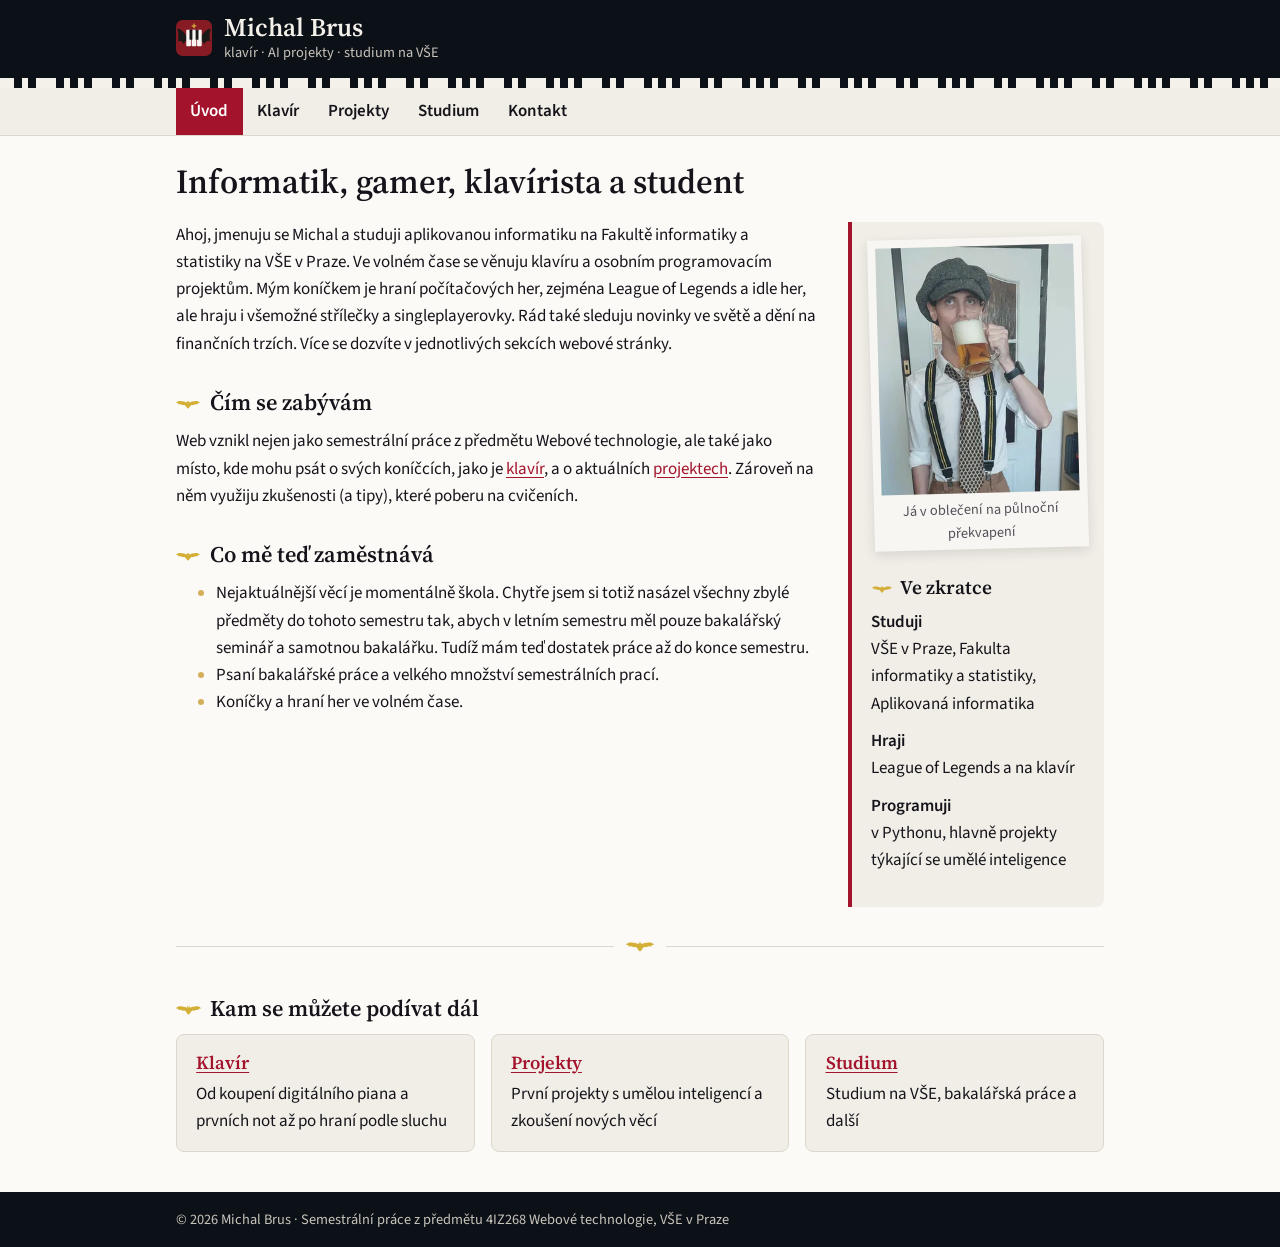
<file: index.html>
<!DOCTYPE html>
<html lang="cs">
<head>
    <!-- meta informace -->
    <meta charset="utf-8">
    <meta name="viewport" content="width=device-width, initial-scale=1">
    <title>Úvod – Michal Brus</title>
    <meta name="description" content="Osobní web Michala 'Mišíka' Bruse. Student VŠE, klavírista a autor AI projektů.">
    <meta name="author" content="Michal Brus">
    <link rel="canonical" href="https://misiksisik.github.io/osobni-web/">
    <meta name="theme-color" content="#1d1b19">

    <!-- OpenGraph -->
    <meta property="og:title" content="Úvod – Michal Brus">
    <meta property="og:description" content="Osobní web Michala 'Mišíka' Bruse. Student VŠE, klavírista a autor AI projektů.">
    <meta property="og:type" content="website">
    <meta property="og:locale" content="cs_CZ">
    <meta property="og:url" content="https://misiksisik.github.io/osobni-web/">
    <meta property="og:image" content="https://misiksisik.github.io/osobni-web/img/portret-600.jpg">

    <!-- favicon -->
    <link rel="icon" href="img/favicon.ico" sizes="any">
    <link rel="icon" href="img/favicon.svg" type="image/svg+xml">
    <link rel="apple-touch-icon" href="img/apple-touch-icon.png">

    <!-- písma z Google Fonts -->
    <link rel="preconnect" href="https://fonts.googleapis.com">
    <link rel="preconnect" href="https://fonts.gstatic.com" crossorigin>
    <link rel="stylesheet" href="https://fonts.googleapis.com/css2?family=Source+Serif+4:opsz,wght@8..60,600&amp;family=Source+Sans+3:ital,wght@0,400;0,600;1,400&amp;display=swap">

    <!-- externí styly zvlášť pro obrazovku a pro tisk -->
    <link rel="stylesheet" href="css/style.css" media="screen">
    <link rel="stylesheet" href="css/print.css" media="print">
</head>
<body>
    <a class="preskocit" href="#obsah">Přeskočit na obsah</a>

    <!-- sémantické značky HTML5 -->
    <header class="hlavicka">
        <div class="obal">
            <a class="logo" href="./">
                <svg class="logo-ikona" width="36" height="36" viewBox="0 0 100 100" aria-hidden="true" focusable="false">
                    <rect width="100" height="100" rx="18" fill="#861b24"/>
                    <path id="kridlo" fill="#1b1a19" d="M 30 46 C 23 33, 13 24, 3 24 C 7 34, 8 48, 5 60 Q 14 53, 21.5 66.5 Q 24 58, 30 58 Z"/>
                    <use href="#kridlo" transform="translate(100 0) scale(-1 1)"/>
                    <rect x="28.5" y="27" width="13" height="46" rx="2" fill="#f8f6f2"/>
                    <rect x="43.5" y="27" width="13" height="46" rx="2" fill="#f8f6f2"/>
                    <rect x="58.5" y="27" width="13" height="46" rx="2" fill="#f8f6f2"/>
                    <rect x="37.5" y="27" width="8" height="28" rx="1.5" fill="#1b1a19"/>
                    <rect x="54.5" y="27" width="8" height="28" rx="1.5" fill="#1b1a19"/>
                    <rect x="48.3" y="10" width="3.4" height="13" fill="#d4af37"/>
                    <rect x="43.5" y="15" width="13" height="3.4" fill="#d4af37"/>
                </svg>
                <span class="logo-text">
                    <span class="logo-nazev">Michal Brus</span>
                    <span class="oddelovac"> – </span>
                    <span class="logo-podtitul">klavír · AI projekty · studium na VŠE</span>
                </span>
            </a>
        </div>
    </header>

    <nav class="menu" aria-label="Hlavní navigace">
        <div class="obal">
            <ul>
                <li><a href="./" class="active" aria-current="page">Úvod</a></li>
                <li><a href="klavir.html">Klavír</a></li>
                <li><a href="projekty.html">Projekty</a></li>
                <li><a href="studium.html">Studium</a></li>
                <li><a href="kontakt.html">Kontakt</a></li>
            </ul>
        </div>
    </nav>

    <main id="obsah" class="obal">
        <h1>Informatik, gamer, klavírista a student</h1>

        <div class="sloupce">
            <article>
                <p>Ahoj, jmenuju se Michal a studuji aplikovanou informatiku na Fakultě informatiky a statistiky na VŠE v Praze. Ve volném čase se věnuju klavíru a osobním programovacím projektům. Mým koníčkem je hraní počítačových her, zejména League of Legends a idle her, ale hraju i všemožné střílečky a singleplayerovky. Rád také sleduju novinky ve světě a dění na finančních trzích. Více se dozvíte v jednotlivých sekcích webové stránky.</p>

                <h2>Čím se zabývám</h2>
                <p>Web vznikl nejen jako semestrální práce z předmětu Webové technologie, ale také jako místo, kde mohu psát o svých koníčcích, jako je <a href="klavir.html">klavír</a>, a o aktuálních <a href="projekty.html">projektech</a>. Zároveň na něm využiju zkušenosti (a tipy), které poberu na cvičeních.</p>

                <h2>Co mě teď zaměstnává</h2>
                <ul>
                    <li>Nejaktuálnější věcí je momentálně škola. Chytře jsem si totiž nasázel všechny zbylé předměty do tohoto semestru tak, abych v letním semestru měl pouze bakalářský seminář a samotnou bakalářku. Tudíž mám teď dostatek práce až do konce semestru.</li>
                    <li>Psaní bakalářské práce a velkého množství semestrálních prací.</li>
                    <li>Koníčky a hraní her ve volném čase.</li>
                </ul>
            </article>

            <aside>
                <!-- srcset a WebP na responzivní obrázky -->
                <figure class="portret">
                    <picture>
                        <source type="image/webp" srcset="img/portret-300.webp 300w, img/portret-600.webp 600w" sizes="(max-width: 44rem) 100vw, 16rem">
                        <img src="img/portret-300.jpg" srcset="img/portret-300.jpg 300w, img/portret-600.jpg 600w" sizes="(max-width: 44rem) 100vw, 16rem" width="300" height="375" alt="Michal Brus (Já) v bekovce s půllitrem piva">
                    </picture>
                    <figcaption>Já v oblečení na půlnoční překvapení</figcaption>
                </figure>

                <h2>Ve zkratce</h2>
                <dl class="fakta">
                    <dt>Studuji</dt>
                    <dd>VŠE v Praze, Fakulta informatiky a statistiky, Aplikovaná informatika</dd>
                    <dt>Hraji</dt>
                    <dd>League of Legends a na klavír</dd>
                    <dt>Programuji</dt>
                    <dd>v Pythonu, hlavně projekty týkající se umělé inteligence</dd>
                </dl>
            </aside>
        </div>

        <section class="rozcestnik" aria-labelledby="kam-dal">
            <h2 id="kam-dal">Kam se můžete podívat dál</h2>
            <ul class="karty">
                <li class="karta">
                    <h3><a href="klavir.html">Klavír</a></h3>
                    <p>Od koupení digitálního piana a prvních not až po hraní podle sluchu</p>
                </li>
                <li class="karta">
                    <h3><a href="projekty.html">Projekty</a></h3>
                    <p>První projekty s umělou inteligencí a zkoušení nových věcí</p>
                </li>
                <li class="karta">
                    <h3><a href="studium.html">Studium</a></h3>
                    <p>Studium na VŠE, bakalářská práce a další</p>
                </li>
            </ul>
        </section>
    </main>

    <footer class="paticka">
        <div class="obal">
            <p>&copy; 2026 Michal Brus · Semestrální práce z předmětu 4IZ268 Webové technologie, VŠE v Praze</p>
        </div>
    </footer>
</body>
</html>
</file>
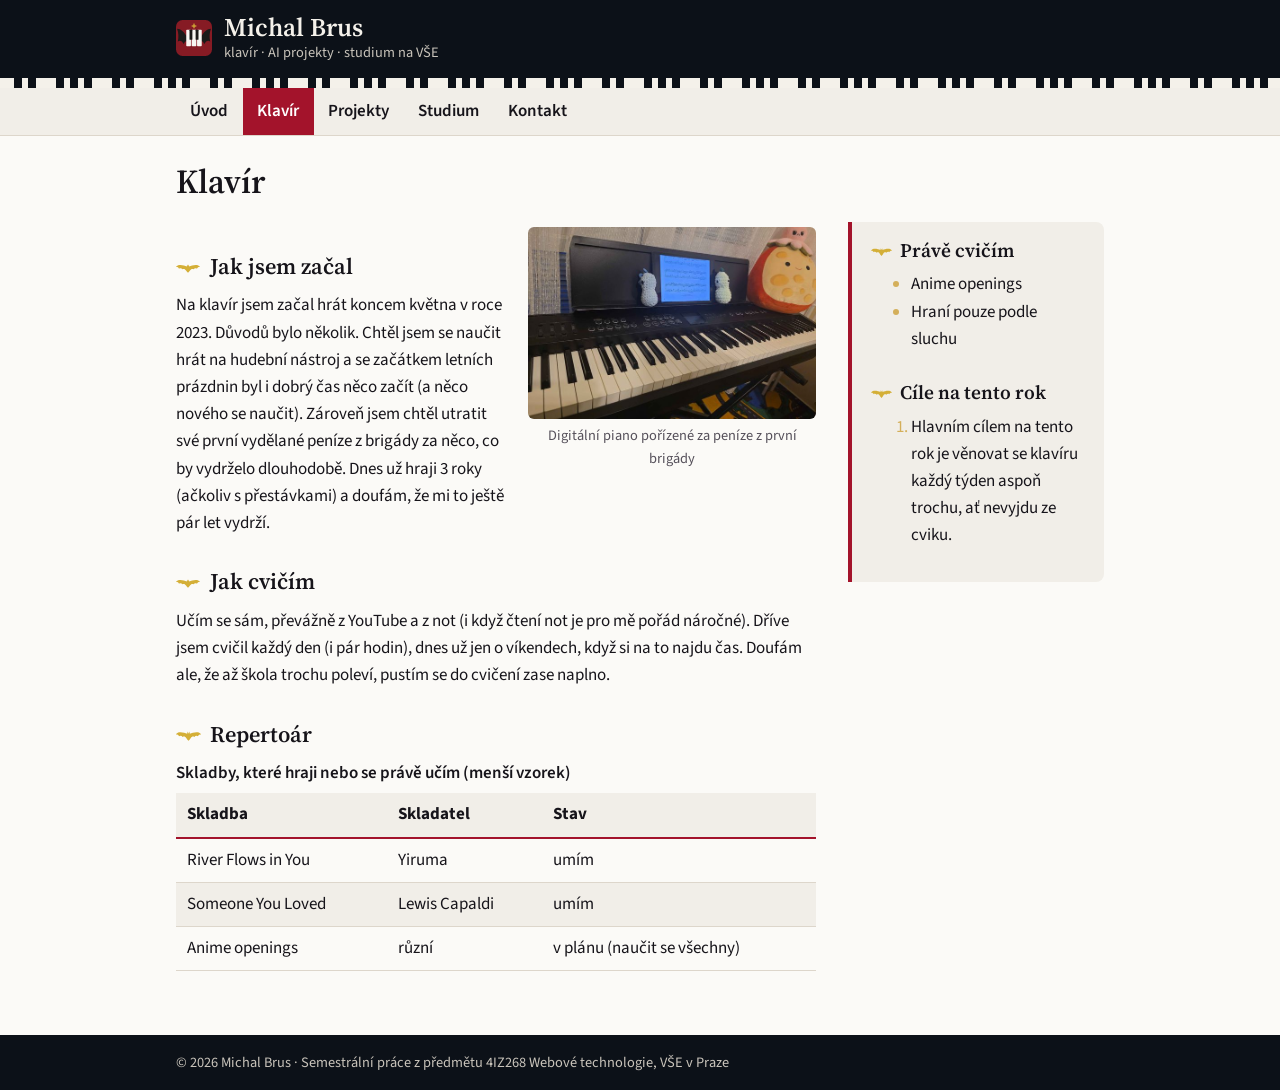
<file: klavir.html>
<!DOCTYPE html>
<html lang="cs">
<head>
    <!-- meta informace -->
    <meta charset="utf-8">
    <meta name="viewport" content="width=device-width, initial-scale=1">
    <title>Klavír – Michal Brus</title>
    <meta name="description" content="Jak hraji na klavír, co cvičím a jaký mám repertoár.">
    <meta name="author" content="Michal Brus">
    <link rel="canonical" href="https://misiksisik.github.io/osobni-web/klavir.html">
    <meta name="theme-color" content="#1d1b19">

    <!-- OpenGraph -->
    <meta property="og:title" content="Klavír – Michal Brus">
    <meta property="og:description" content="Jak hraji na klavír, co cvičím a jaký mám repertoár.">
    <meta property="og:type" content="website">
    <meta property="og:locale" content="cs_CZ">
    <meta property="og:url" content="https://misiksisik.github.io/osobni-web/klavir.html">
    <meta property="og:image" content="https://misiksisik.github.io/osobni-web/img/portret-600.jpg">

    <!-- favicon -->
    <link rel="icon" href="img/favicon.ico" sizes="any">
    <link rel="icon" href="img/favicon.svg" type="image/svg+xml">
    <link rel="apple-touch-icon" href="img/apple-touch-icon.png">

    <!-- písma z Google Fonts -->
    <link rel="preconnect" href="https://fonts.googleapis.com">
    <link rel="preconnect" href="https://fonts.gstatic.com" crossorigin>
    <link rel="stylesheet" href="https://fonts.googleapis.com/css2?family=Source+Serif+4:opsz,wght@8..60,600&amp;family=Source+Sans+3:ital,wght@0,400;0,600;1,400&amp;display=swap">

    <!-- externí styly pro obrazovku a pro tisk -->
    <link rel="stylesheet" href="css/style.css" media="screen">
    <link rel="stylesheet" href="css/print.css" media="print">
</head>
<body>
    <a class="preskocit" href="#obsah">Přeskočit na obsah</a>

    <!-- sémantické značky HTML5 -->
    <header class="hlavicka">
        <div class="obal">
            <a class="logo" href="./">
                <svg class="logo-ikona" width="36" height="36" viewBox="0 0 100 100" aria-hidden="true" focusable="false">
                    <rect width="100" height="100" rx="18" fill="#861b24"/>
                    <path id="kridlo" fill="#1b1a19" d="M 30 46 C 23 33, 13 24, 3 24 C 7 34, 8 48, 5 60 Q 14 53, 21.5 66.5 Q 24 58, 30 58 Z"/>
                    <use href="#kridlo" transform="translate(100 0) scale(-1 1)"/>
                    <rect x="28.5" y="27" width="13" height="46" rx="2" fill="#f8f6f2"/>
                    <rect x="43.5" y="27" width="13" height="46" rx="2" fill="#f8f6f2"/>
                    <rect x="58.5" y="27" width="13" height="46" rx="2" fill="#f8f6f2"/>
                    <rect x="37.5" y="27" width="8" height="28" rx="1.5" fill="#1b1a19"/>
                    <rect x="54.5" y="27" width="8" height="28" rx="1.5" fill="#1b1a19"/>
                    <rect x="48.3" y="10" width="3.4" height="13" fill="#d4af37"/>
                    <rect x="43.5" y="15" width="13" height="3.4" fill="#d4af37"/>
                </svg>
                <span class="logo-text">
                    <span class="logo-nazev">Michal Brus</span>
                    <span class="oddelovac"> – </span>
                    <span class="logo-podtitul">klavír · AI projekty · studium na VŠE</span>
                </span>
            </a>
        </div>
    </header>

    <nav class="menu" aria-label="Hlavní navigace">
        <div class="obal">
            <ul>
                <li><a href="./">Úvod</a></li>
                <li><a href="klavir.html" class="active" aria-current="page">Klavír</a></li>
                <li><a href="projekty.html">Projekty</a></li>
                <li><a href="studium.html">Studium</a></li>
                <li><a href="kontakt.html">Kontakt</a></li>
            </ul>
        </div>
    </nav>

    <main id="obsah" class="obal">
        <h1>Klavír</h1>

        <div class="sloupce">
            <article>
                <!--plovoucí obrázek  -->
                <figure class="vpravo">
                    <img src="img/klavir.jpg" width="640" height="427" alt="Digitální piano s notami">
                    <figcaption>Digitální piano pořízené za peníze z první brigády</figcaption>
                </figure>

                <h2>Jak jsem začal</h2>
                <p>Na klavír jsem začal hrát koncem května v roce 2023. Důvodů bylo několik. Chtěl jsem se naučit hrát na hudební nástroj a se začátkem letních prázdnin byl i dobrý čas něco začít (a něco nového se naučit). Zároveň jsem chtěl utratit své první vydělané peníze z brigády za něco, co by vydrželo dlouhodobě. Dnes už hraji 3 roky (ačkoliv s přestávkami) a doufám, že mi to ještě pár let vydrží.</p>

                <h2>Jak cvičím</h2>
                <p>Učím se sám, převážně z YouTube a z not (i když čtení not je pro mě pořád náročné). Dříve jsem cvičil každý den (i pár hodin), dnes už jen o víkendech, když si na to najdu čas. Doufám ale, že až škola trochu poleví, pustím se do cvičení zase naplno.</p>

                <h2>Repertoár</h2>
                <table class="repertoar">
                    <caption>Skladby, které hraji nebo se právě učím (menší vzorek)</caption>
                    <thead>
                        <tr>
                            <th scope="col">Skladba</th>
                            <th scope="col">Skladatel</th>
                            <th scope="col">Stav</th>
                        </tr>
                    </thead>
                    <tbody>
                        <tr>
                            <td>River Flows in You</td>
                            <td>Yiruma</td>
                            <td>umím</td>
                        </tr>
                        <tr>
                            <td>Someone You Loved</td>
                            <td>Lewis Capaldi</td>
                            <td>umím</td>
                        </tr>
                        <tr>
                            <td>Anime openings</td>
                            <td>různí</td>
                            <td>v plánu (naučit se všechny)</td>
                        </tr>
                    </tbody>
                </table>
            </article>

            <aside>
                <h2>Právě cvičím</h2>
                <ul>
                    <li>Anime openings</li>
                    <li>Hraní pouze podle sluchu</li>
                </ul>

                <h2>Cíle na tento rok</h2>
                <ol>
                    <li>Hlavním cílem na tento rok je věnovat se klavíru každý týden aspoň trochu, ať nevyjdu ze cviku.</li>
                </ol>
            </aside>
        </div>
    </main>

    <footer class="paticka">
        <div class="obal">
            <p>&copy; 2026 Michal Brus · Semestrální práce z předmětu 4IZ268 Webové technologie, VŠE v Praze</p>
        </div>
    </footer>
</body>
</html>
</file>
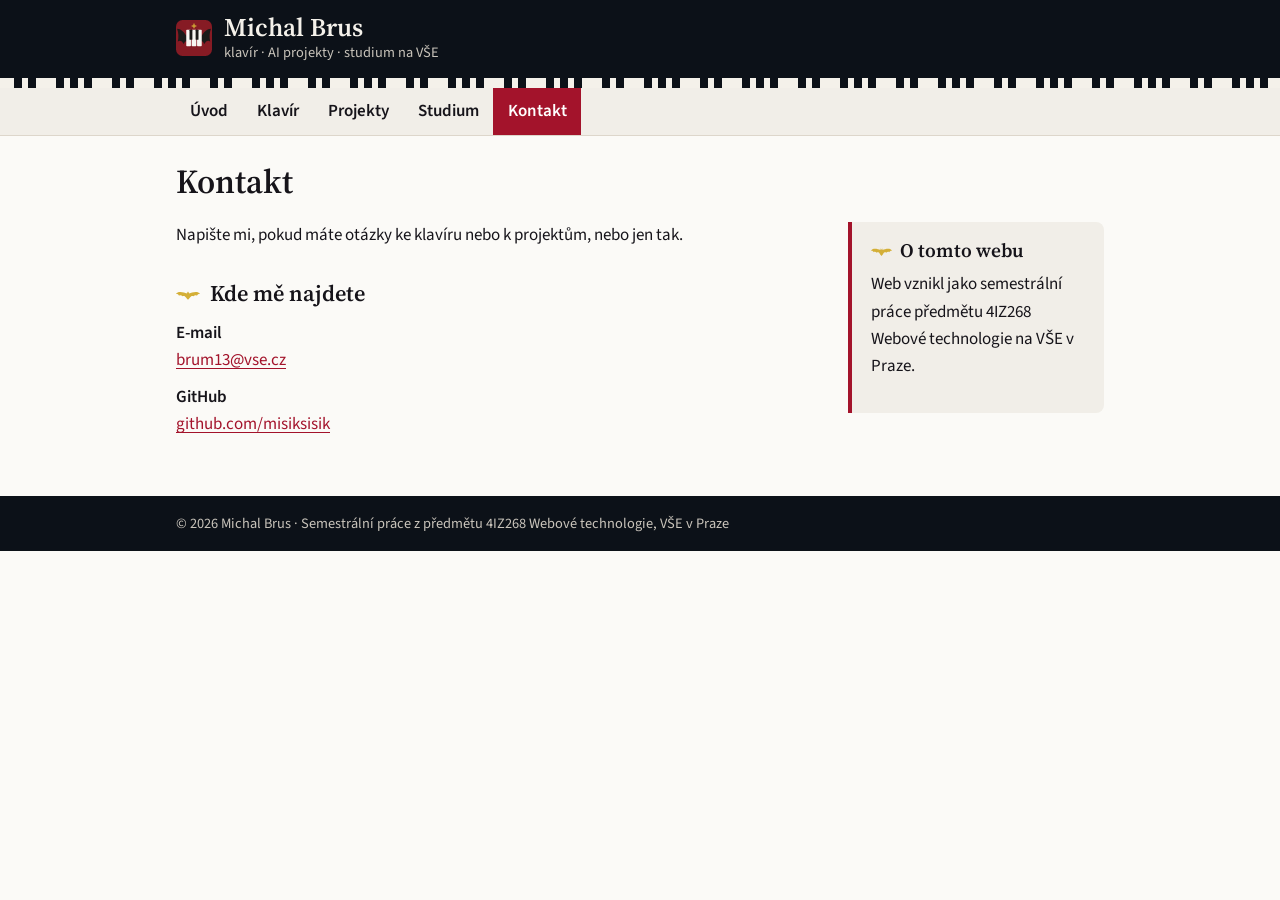
<file: kontakt.html>
<!DOCTYPE html>
<html lang="cs">
<head>
    <!-- meta informace -->
    <meta charset="utf-8">
    <meta name="viewport" content="width=device-width, initial-scale=1">
    <title>Kontakt – Michal Brus</title>
    <meta name="description" content="Jak mě kontaktovat, e-mail a GitHub.">
    <meta name="author" content="Michal Brus">
    <link rel="canonical" href="https://misiksisik.github.io/osobni-web/kontakt.html">
    <meta name="theme-color" content="#1d1b19">

    <!-- OpenGraph -->
    <meta property="og:title" content="Kontakt – Michal Brus">
    <meta property="og:description" content="Jak mě kontaktovat, e-mail a GitHub.">
    <meta property="og:type" content="website">
    <meta property="og:locale" content="cs_CZ">
    <meta property="og:url" content="https://misiksisik.github.io/osobni-web/kontakt.html">
    <meta property="og:image" content="https://misiksisik.github.io/osobni-web/img/portret-600.jpg">

    <!-- favicon -->
    <link rel="icon" href="img/favicon.ico" sizes="any">
    <link rel="icon" href="img/favicon.svg" type="image/svg+xml">
    <link rel="apple-touch-icon" href="img/apple-touch-icon.png">

    <!-- písma z Google Fonts -->
    <link rel="preconnect" href="https://fonts.googleapis.com">
    <link rel="preconnect" href="https://fonts.gstatic.com" crossorigin>
    <link rel="stylesheet" href="https://fonts.googleapis.com/css2?family=Source+Serif+4:opsz,wght@8..60,600&amp;family=Source+Sans+3:ital,wght@0,400;0,600;1,400&amp;display=swap">

    <!-- externí styly pro obrazovku a pro tisk -->
    <link rel="stylesheet" href="css/style.css" media="screen">
    <link rel="stylesheet" href="css/print.css" media="print">
</head>
<body>
    <a class="preskocit" href="#obsah">Přeskočit na obsah</a>

    <!-- sémantické značky HTML5  -->
    <header class="hlavicka">
        <div class="obal">
            <a class="logo" href="./">
                <svg class="logo-ikona" width="36" height="36" viewBox="0 0 100 100" aria-hidden="true" focusable="false">
                    <rect width="100" height="100" rx="18" fill="#861b24"/>
                    <path id="kridlo" fill="#1b1a19" d="M 30 46 C 23 33, 13 24, 3 24 C 7 34, 8 48, 5 60 Q 14 53, 21.5 66.5 Q 24 58, 30 58 Z"/>
                    <use href="#kridlo" transform="translate(100 0) scale(-1 1)"/>
                    <rect x="28.5" y="27" width="13" height="46" rx="2" fill="#f8f6f2"/>
                    <rect x="43.5" y="27" width="13" height="46" rx="2" fill="#f8f6f2"/>
                    <rect x="58.5" y="27" width="13" height="46" rx="2" fill="#f8f6f2"/>
                    <rect x="37.5" y="27" width="8" height="28" rx="1.5" fill="#1b1a19"/>
                    <rect x="54.5" y="27" width="8" height="28" rx="1.5" fill="#1b1a19"/>
                    <rect x="48.3" y="10" width="3.4" height="13" fill="#d4af37"/>
                    <rect x="43.5" y="15" width="13" height="3.4" fill="#d4af37"/>
                </svg>
                <span class="logo-text">
                    <span class="logo-nazev">Michal Brus</span>
                    <span class="oddelovac"> – </span>
                    <span class="logo-podtitul">klavír · AI projekty · studium na VŠE</span>
                </span>
            </a>
        </div>
    </header>

    <nav class="menu" aria-label="Hlavní navigace">
        <div class="obal">
            <ul>
                <li><a href="./">Úvod</a></li>
                <li><a href="klavir.html">Klavír</a></li>
                <li><a href="projekty.html">Projekty</a></li>
                <li><a href="studium.html">Studium</a></li>
                <li><a href="kontakt.html" class="active" aria-current="page">Kontakt</a></li>
            </ul>
        </div>
    </nav>

    <main id="obsah" class="obal">
        <h1>Kontakt</h1>

        <div class="sloupce">
            <article>
                <p>Napište mi, pokud máte otázky ke klavíru nebo k projektům, nebo jen tak.</p>

                <h2>Kde mě najdete</h2>
                <address>
                    <dl class="fakta">
                        <dt>E-mail</dt>
                        <dd><a href="mailto:brum13@vse.cz">brum13@vse.cz</a></dd>
                        <dt>GitHub</dt>
                        <dd><a href="https://github.com/misiksisik">github.com/misiksisik</a></dd>
                    </dl>
                </address>
            </article>

            <aside>
                <h2>O tomto webu</h2>
                <p>Web vznikl jako semestrální práce předmětu 4IZ268 Webové technologie na VŠE v Praze.</p>
            </aside>
        </div>
    </main>

    <footer class="paticka">
        <div class="obal">
            <p>&copy; 2026 Michal Brus · Semestrální práce z předmětu 4IZ268 Webové technologie, VŠE v Praze</p>
        </div>
    </footer>
</body>
</html>
</file>
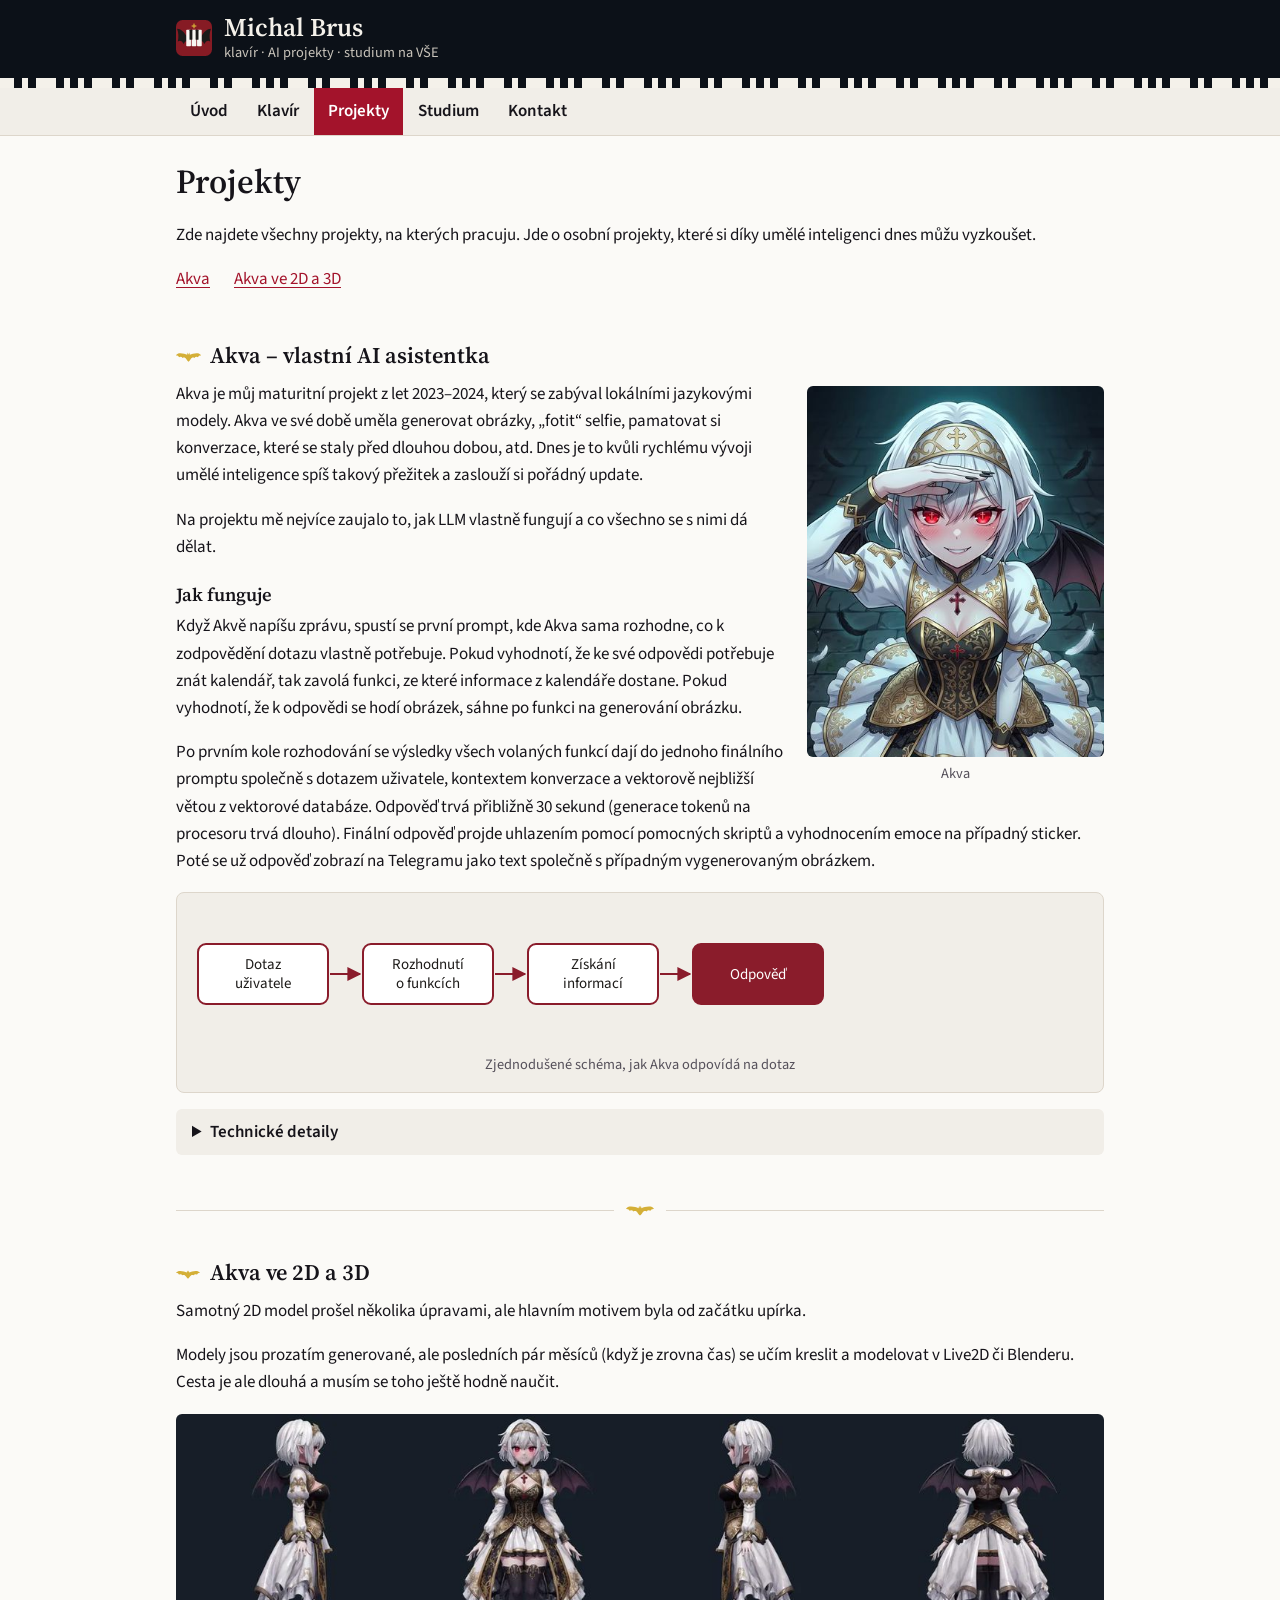
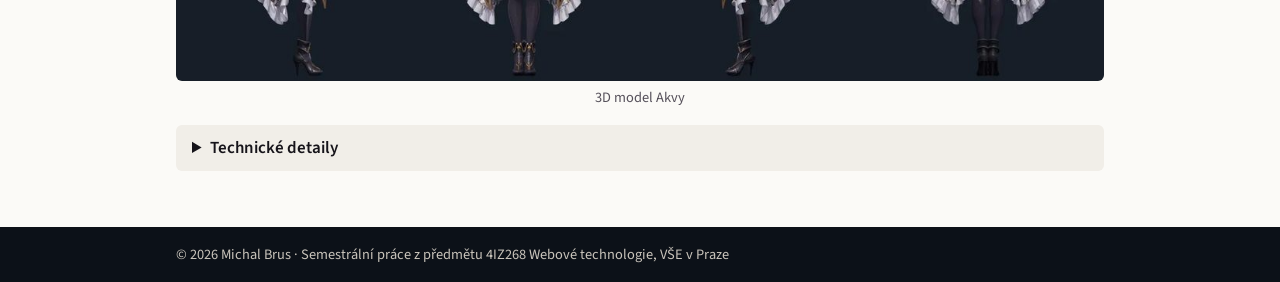
<file: projekty.html>
<!DOCTYPE html>
<html lang="cs">
<head>
    <!-- meta informace -->
    <meta charset="utf-8">
    <meta name="viewport" content="width=device-width, initial-scale=1">
    <title>Projekty – Michal Brus</title>
    <meta name="description" content="Moje projekty s umělou inteligencí, asistentka Akva a její 2D a 3D model.">
    <meta name="author" content="Michal Brus">
    <link rel="canonical" href="https://misiksisik.github.io/osobni-web/projekty.html">
    <meta name="theme-color" content="#1d1b19">

    <!-- OpenGraph -->
    <meta property="og:title" content="Projekty – Michal Brus">
    <meta property="og:description" content="Moje projekty s umělou inteligencí, asistentka Akva a její 2D a 3D model.">
    <meta property="og:type" content="website">
    <meta property="og:locale" content="cs_CZ">
    <meta property="og:url" content="https://misiksisik.github.io/osobni-web/projekty.html">
    <meta property="og:image" content="https://misiksisik.github.io/osobni-web/img/portret-600.jpg">

    <!-- favicon -->
    <link rel="icon" href="img/favicon.ico" sizes="any">
    <link rel="icon" href="img/favicon.svg" type="image/svg+xml">
    <link rel="apple-touch-icon" href="img/apple-touch-icon.png">

    <!-- písma z Google Fonts -->
    <link rel="preconnect" href="https://fonts.googleapis.com">
    <link rel="preconnect" href="https://fonts.gstatic.com" crossorigin>
    <link rel="stylesheet" href="https://fonts.googleapis.com/css2?family=Source+Serif+4:opsz,wght@8..60,600&amp;family=Source+Sans+3:ital,wght@0,400;0,600;1,400&amp;display=swap">

    <!-- externí styly pro obrazovku a pro tisk -->
    <link rel="stylesheet" href="css/style.css" media="screen">
    <link rel="stylesheet" href="css/print.css" media="print">
</head>
<body>
    <a class="preskocit" href="#obsah">Přeskočit na obsah</a>

    <!-- sémantické značky HTML5 -->
    <header class="hlavicka">
        <div class="obal">
            <a class="logo" href="./">
                <svg class="logo-ikona" width="36" height="36" viewBox="0 0 100 100" aria-hidden="true" focusable="false">
                    <rect width="100" height="100" rx="18" fill="#861b24"/>
                    <path id="kridlo" fill="#1b1a19" d="M 30 46 C 23 33, 13 24, 3 24 C 7 34, 8 48, 5 60 Q 14 53, 21.5 66.5 Q 24 58, 30 58 Z"/>
                    <use href="#kridlo" transform="translate(100 0) scale(-1 1)"/>
                    <rect x="28.5" y="27" width="13" height="46" rx="2" fill="#f8f6f2"/>
                    <rect x="43.5" y="27" width="13" height="46" rx="2" fill="#f8f6f2"/>
                    <rect x="58.5" y="27" width="13" height="46" rx="2" fill="#f8f6f2"/>
                    <rect x="37.5" y="27" width="8" height="28" rx="1.5" fill="#1b1a19"/>
                    <rect x="54.5" y="27" width="8" height="28" rx="1.5" fill="#1b1a19"/>
                    <rect x="48.3" y="10" width="3.4" height="13" fill="#d4af37"/>
                    <rect x="43.5" y="15" width="13" height="3.4" fill="#d4af37"/>
                </svg>
                <span class="logo-text">
                    <span class="logo-nazev">Michal Brus</span>
                    <span class="oddelovac"> – </span>
                    <span class="logo-podtitul">klavír · AI projekty · studium na VŠE</span>
                </span>
            </a>
        </div>
    </header>

    <nav class="menu" aria-label="Hlavní navigace">
        <div class="obal">
            <ul>
                <li><a href="./">Úvod</a></li>
                <li><a href="klavir.html">Klavír</a></li>
                <li><a href="projekty.html" class="active" aria-current="page">Projekty</a></li>
                <li><a href="studium.html">Studium</a></li>
                <li><a href="kontakt.html">Kontakt</a></li>
            </ul>
        </div>
    </nav>

    <main id="obsah" class="obal">
        <h1>Projekty</h1>
        <p>Zde najdete všechny projekty, na kterých pracuju. Jde o osobní projekty, které si díky umělé inteligenci dnes můžu vyzkoušet.</p>
        <nav class="na-strance" aria-label="Projekty na této stránce">
            <ul>
                <li><a href="#akva">Akva</a></li>
                <li><a href="#akva-avatar">Akva ve 2D a 3D</a></li>
            </ul>
        </nav>

        <article id="akva" class="projekt">
            <h2>Akva – vlastní AI asistentka</h2>
            <figure class="vpravo uzky">
                <img src="img/akva.jpg" width="400" height="500" alt="Akva, vymyšlená animovaná postava s bílými vlasy, červenýma očima a netopýřími křídly">
                <figcaption>Akva</figcaption>
            </figure>
            <p>Akva je můj maturitní projekt z let 2023–2024, který se zabýval lokálními jazykovými modely. Akva ve své době uměla generovat obrázky, „fotit“ selfie, pamatovat si konverzace, které se staly před dlouhou dobou, atd. Dnes je to kvůli rychlému vývoji umělé inteligence spíš takový přežitek a zaslouží si pořádný update.</p>
            <p>Na projektu mě nejvíce zaujalo to, jak LLM vlastně fungují a co všechno se s nimi dá dělat.</p>

            <h3>Jak funguje</h3>
            <p>Když Akvě napíšu zprávu, spustí se první prompt, kde Akva sama rozhodne, co k zodpovědění dotazu vlastně potřebuje. Pokud vyhodnotí, že ke své odpovědi potřebuje znát kalendář, tak zavolá funkci, ze které informace z kalendáře dostane. Pokud vyhodnotí, že k odpovědi se hodí obrázek, sáhne po funkci na generování obrázku.</p>
            <p>Po prvním kole rozhodování se výsledky všech volaných funkcí dají do jednoho finálního promptu společně s dotazem uživatele, kontextem konverzace a vektorově nejbližší větou z vektorové databáze. Odpověď trvá přibližně 30 sekund (generace tokenů na procesoru trvá dlouho). Finální odpověď projde uhlazením pomocí pomocných skriptů a vyhodnocením emoce na případný sticker. Poté se už odpověď zobrazí na Telegramu jako text společně s případným vygenerovaným obrázkem.</p>
                <figure class="diagram">
                    <svg width="640" height="130" viewBox="0 0 640 130" role="img" aria-labelledby="akva-schema-titulek">
                        <title id="akva-schema-titulek">Schéma: dotaz uživatele, rozhodnutí o potřebných funkcích, získání potřebných informací, odpověď</title>
                        <defs>
                            <marker id="sipka" viewBox="0 0 10 10" refX="9" refY="5" markerWidth="7" markerHeight="7" orient="auto">
                                <path d="M0,0 L10,5 L0,10 z" fill="#8a1c2b"/>
                            </marker>
                        </defs>
                        <g font-family="Source Sans 3, Segoe UI, Arial, sans-serif" font-size="15" text-anchor="middle" fill="#1d1b19">
                            <rect x="5" y="35" width="130" height="60" rx="8" fill="#ffffff" stroke="#8a1c2b" stroke-width="2"/>
                            <text x="70" y="60">Dotaz</text>
                            <text x="70" y="79">uživatele</text>

                            <rect x="170" y="35" width="130" height="60" rx="8" fill="#ffffff" stroke="#8a1c2b" stroke-width="2"/>
                            <text x="235" y="60">Rozhodnutí</text>
                            <text x="235" y="79">o funkcích</text>

                            <rect x="335" y="35" width="130" height="60" rx="8" fill="#ffffff" stroke="#8a1c2b" stroke-width="2"/>
                            <text x="400" y="60">Získání</text>
                            <text x="400" y="79">informací</text>

                            <rect x="500" y="35" width="130" height="60" rx="8" fill="#8a1c2b" stroke="#8a1c2b" stroke-width="2"/>
                            <text x="565" y="70" fill="#ffffff">Odpověď</text>
                        </g>
                        <g stroke="#8a1c2b" stroke-width="2" marker-end="url(#sipka)">
                            <line x1="137" y1="65" x2="167" y2="65"/>
                            <line x1="302" y1="65" x2="332" y2="65"/>
                            <line x1="467" y1="65" x2="497" y2="65"/>
                        </g>
                    </svg>
                    <figcaption>Zjednodušené schéma, jak Akva odpovídá na dotaz</figcaption>
                </figure>

            <details>
                <summary>Technické detaily</summary>
                <p>Projekt je napsaný v Pythonu 3.11. Hlavním jazykovým modelem a centrálním mozkem je Llama 2 13B Chat ve formátu GGUF s kvantizací Q4_K_M, který běží lokálně přes knihovnu llama-cpp-python. Dlouhodobou paměť zajišťuje upravená vektorová databáze HyperDB s embeddingy z modelu all-MiniLM-L6-v2. Emoce v odpovědích rozpoznává model roberta-base-go_emotions přes Hugging Face transformers a PyTorch. Obrázky generuje Stable Diffusion XL Base 1.0 v knihovnách diffusers a compel. Pro napojení na Google Kalendář slouží knihovna gcsa, komunikaci obstarává python-telegram-bot a hlasové zprávy v původní verzi zajišťovalo Microsoft Azure Speech SDK. Celý projekt běží lokálně na počítači s Windows a grafickou kartou NVIDIA RTX 2070 (8 GB VRAM). Zdrojový kód je stále veřejně dostupný na <a href="https://github.com/misiksisik/Akva_AI">github.com/misiksisik/Akva_AI</a>.</p>
            </details>
        </article>

        <article id="akva-avatar" class="projekt">
            <h2>Akva ve 2D a 3D</h2>
            <p>Samotný 2D model prošel několika úpravami, ale hlavním motivem byla od začátku upírka.</p>
            <p>Modely jsou prozatím generované, ale posledních pár měsíců (když je zrovna čas) se učím kreslit a modelovat v Live2D či Blenderu. Cesta je ale dlouhá a musím se toho ještě hodně naučit.</p>

            
            <figure class="siroky">
                <img src="img/akva-3d.jpg" width="1200" height="346" alt="3D model Akvy ze čtyř stran, z boků, zepředu a zezadu (turnaround sheet)">
                <figcaption>3D model Akvy</figcaption>
            </figure>

            <details>
                <summary>Technické detaily</summary>
                <p>3D model vznikl metodou pokus-omyl v několika fázích a spojením tří různých nástrojů umělé inteligence. Astra generovala obrázky a turnaround-sheet, model sestavil Tripo AI a Claude se staral o rigování modelů. Na samotné pipeline je ještě hodně co zlepšovat a jak už jsem psal, raději se naučím některé části sám než je nechávat na generativní umělé inteligenci.</p>
            </details>
        </article>

    </main>

    <footer class="paticka">
        <div class="obal">
            <p>&copy; 2026 Michal Brus · Semestrální práce z předmětu 4IZ268 Webové technologie, VŠE v Praze</p>
        </div>
    </footer>
</body>
</html>
</file>
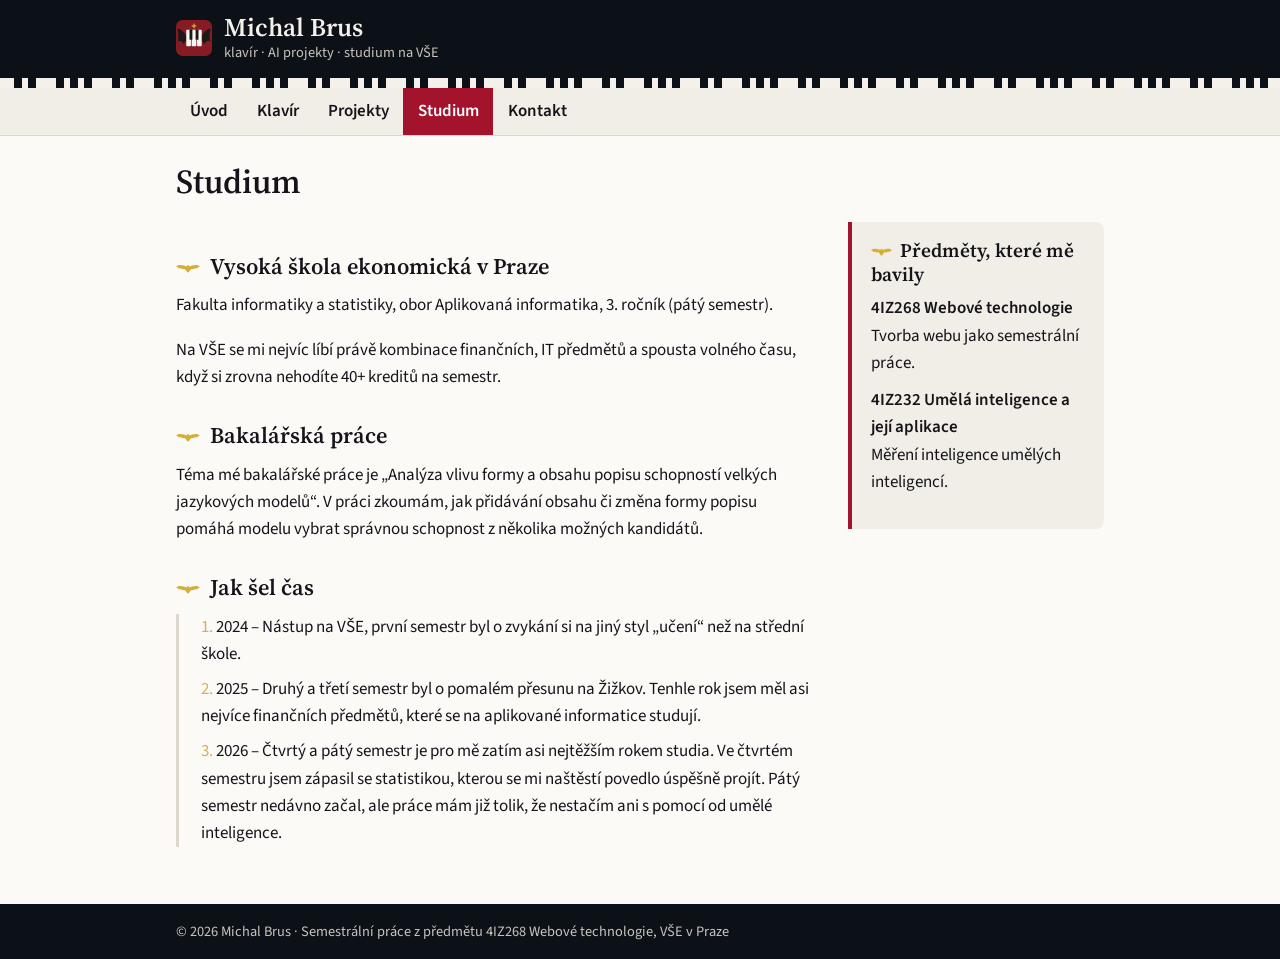
<file: studium.html>
<!DOCTYPE html>
<html lang="cs">
<head>
    <!-- meta informace  -->
    <meta charset="utf-8">
    <meta name="viewport" content="width=device-width, initial-scale=1">
    <title>Studium – Michal Brus</title>
    <meta name="description" content="Studium na VŠE v Praze, bakalářská práce a předměty, které mě bavily.">
    <meta name="author" content="Michal Brus">
    <link rel="canonical" href="https://misiksisik.github.io/osobni-web/studium.html">
    <meta name="theme-color" content="#1d1b19">

    <!-- OpenGraph -->
    <meta property="og:title" content="Studium – Michal Brus">
    <meta property="og:description" content="Studium na VŠE v Praze, bakalářská práce a předměty, které mě bavily.">
    <meta property="og:type" content="website">
    <meta property="og:locale" content="cs_CZ">
    <meta property="og:url" content="https://misiksisik.github.io/osobni-web/studium.html">
    <meta property="og:image" content="https://misiksisik.github.io/osobni-web/img/portret-600.jpg">

    <!-- favicon -->
    <link rel="icon" href="img/favicon.ico" sizes="any">
    <link rel="icon" href="img/favicon.svg" type="image/svg+xml">
    <link rel="apple-touch-icon" href="img/apple-touch-icon.png">

    <!-- písma z Google Fonts -->
    <link rel="preconnect" href="https://fonts.googleapis.com">
    <link rel="preconnect" href="https://fonts.gstatic.com" crossorigin>
    <link rel="stylesheet" href="https://fonts.googleapis.com/css2?family=Source+Serif+4:opsz,wght@8..60,600&amp;family=Source+Sans+3:ital,wght@0,400;0,600;1,400&amp;display=swap">

    <!-- externí styly pro obrazovku a pro tisk -->
    <link rel="stylesheet" href="css/style.css" media="screen">
    <link rel="stylesheet" href="css/print.css" media="print">
</head>
<body>
    <a class="preskocit" href="#obsah">Přeskočit na obsah</a>

    <!-- sémantické značky HTML5 -->
    <header class="hlavicka">
        <div class="obal">
            <a class="logo" href="./">
                <svg class="logo-ikona" width="36" height="36" viewBox="0 0 100 100" aria-hidden="true" focusable="false">
                    <rect width="100" height="100" rx="18" fill="#861b24"/>
                    <path id="kridlo" fill="#1b1a19" d="M 30 46 C 23 33, 13 24, 3 24 C 7 34, 8 48, 5 60 Q 14 53, 21.5 66.5 Q 24 58, 30 58 Z"/>
                    <use href="#kridlo" transform="translate(100 0) scale(-1 1)"/>
                    <rect x="28.5" y="27" width="13" height="46" rx="2" fill="#f8f6f2"/>
                    <rect x="43.5" y="27" width="13" height="46" rx="2" fill="#f8f6f2"/>
                    <rect x="58.5" y="27" width="13" height="46" rx="2" fill="#f8f6f2"/>
                    <rect x="37.5" y="27" width="8" height="28" rx="1.5" fill="#1b1a19"/>
                    <rect x="54.5" y="27" width="8" height="28" rx="1.5" fill="#1b1a19"/>
                    <rect x="48.3" y="10" width="3.4" height="13" fill="#d4af37"/>
                    <rect x="43.5" y="15" width="13" height="3.4" fill="#d4af37"/>
                </svg>
                <span class="logo-text">
                    <span class="logo-nazev">Michal Brus</span>
                    <span class="oddelovac"> – </span>
                    <span class="logo-podtitul">klavír · AI projekty · studium na VŠE</span>
                </span>
            </a>
        </div>
    </header>

    <nav class="menu" aria-label="Hlavní navigace">
        <div class="obal">
            <ul>
                <li><a href="./">Úvod</a></li>
                <li><a href="klavir.html">Klavír</a></li>
                <li><a href="projekty.html">Projekty</a></li>
                <li><a href="studium.html" class="active" aria-current="page">Studium</a></li>
                <li><a href="kontakt.html">Kontakt</a></li>
            </ul>
        </div>
    </nav>

    <main id="obsah" class="obal">
        <h1>Studium</h1>

        <div class="sloupce">
            <article>
                <h2>Vysoká škola ekonomická v Praze</h2>
                <p>Fakulta informatiky a statistiky, obor Aplikovaná informatika, 3. ročník (pátý semestr).</p>
                <p>Na VŠE se mi nejvíc líbí právě kombinace finančních, IT předmětů a spousta volného času, když si zrovna nehodíte 40+ kreditů na semestr.</p>

                <h2>Bakalářská práce</h2>
                <p>Téma mé bakalářské práce je „Analýza vlivu formy a obsahu popisu schopností velkých jazykových modelů“. V práci zkoumám, jak přidávání obsahu či změna formy popisu pomáhá modelu vybrat správnou schopnost z několika možných kandidátů.</p>

                <h2>Jak šel čas</h2>
                
                <ol class="osa">
                    <li><time datetime="2024">2024</time> – Nástup na VŠE, první semestr byl o zvykání si na jiný styl „učení“ než na střední škole.</li>
                    <li><time datetime="2025">2025</time> – Druhý a třetí semestr byl o pomalém přesunu na Žižkov. Tenhle rok jsem měl asi nejvíce finančních předmětů, které se na aplikované informatice studují.</li>
                    <li><time datetime="2026">2026</time> – Čtvrtý a pátý semestr je pro mě zatím asi nejtěžším rokem studia. Ve čtvrtém semestru jsem zápasil se statistikou, kterou se mi naštěstí povedlo úspěšně projít. Pátý semestr nedávno začal, ale práce mám již tolik, že nestačím ani s pomocí od umělé inteligence.</li>
                </ol>
            </article>

            <aside>
                <h2>Předměty, které mě bavily</h2>
                <dl class="fakta">
                    <dt>4IZ268 Webové technologie</dt>
                    <dd>Tvorba webu jako semestrální práce.</dd>
                    <dt>4IZ232 Umělá inteligence a její aplikace</dt>
                    <dd>Měření inteligence umělých inteligencí.</dd>
                </dl>
            </aside>
        </div>
    </main>

    <footer class="paticka">
        <div class="obal">
            <p>&copy; 2026 Michal Brus · Semestrální práce z předmětu 4IZ268 Webové technologie, VŠE v Praze</p>
        </div>
    </footer>
</body>
</html>
</file>
<file: css/style.css>
/* S refactoringem a uhlazením (obou) CSS souboru pomáhala AI */
/* S AI jsem konzultoval detaily, vzhled tmavého a světlé režimu */


/* Tmavý režim */
:root {
    --pozadi: #131a24;        
    --text: #e9e6ef;         
    --text-tlumeny: #a7a3b3;  
    --akcent: #ff7a8a;        
    --akcent-tmavy: #ff5a6e;
    --plocha: #1c2431;        
    --linka: #2f3a4b;
    --zlata: #d4af5a;         
    --hlavicka: #0c1118;     
    --hlavicka-text: #f4f1ea;
    --hlavicka-tlumeny: #c9c4bb;
    --stin: rgba(0, 0, 0, 0.4);
    --pismo-text: "Source Sans 3", "Segoe UI", Arial, sans-serif;
    --pismo-nadpis: "Source Serif 4", Georgia, "Times New Roman", serif;
}

/* Světlý režim */
@media (prefers-color-scheme: light) {
    :root {
        --pozadi: #fbfaf7;        
        --text: #16141a;         
        --text-tlumeny: #55505a;  
        --akcent: #a3132b;        
        --akcent-tmavy: #6e0d1d;
        --plocha: #f1eee8;
        --linka: #ddd6cb;
        --stin: rgba(29, 27, 25, 0.12);
    }
}
*,
*::before,
*::after {
    box-sizing: border-box;   /* šířka včetně paddingu a rámečku */
}
/* formátování textu */
body {
    margin: 0;
    font-family: var(--pismo-text);
    font-size: 1.0625rem;    
    line-height: 1.6;
    color: var(--text);
    background-color: var(--pozadi);
}

h1,
h2,
h3 {
    font-family: var(--pismo-nadpis);
    font-weight: 600;
    line-height: 1.25;
    color: var(--text);
}

h1 {
    font-size: 2.1rem;
    margin: 0 0 0.6em;
}

h2 {
    font-size: 1.4rem;
    margin: 1.4em 0 0.5em;
}

/* zlatý netopýr před nadpisy H2 */
h2::before {
    content: "";
    display: inline-block;
    width: 1.1em;
    height: 0.55em;
    margin-right: 0.4em;
    background: url("data:image/svg+xml,%3Csvg xmlns='http://www.w3.org/2000/svg' viewBox='0 0 24 12'%3E%3Cpath fill='%23d4af37' d='M12 4.3L11.3 2.4L10.7 4.4C9 3.6 6 2.7 3.2 3C1.8 3.2.7 4 0 5.1C1.6 4.9 2.6 5.5 3 6.7C4.2 5.9 5.6 6.1 6.4 7.3C7.6 6.5 9.2 6.9 10 8.5C10.6 9.5 11.4 10.2 12 10.8C12.6 10.2 13.4 9.5 14 8.5C14.8 6.9 16.4 6.5 17.6 7.3C18.4 6.1 19.8 5.9 21 6.7C21.4 5.5 22.4 4.9 24 5.1C23.3 4 22.2 3.2 20.8 3C18 2.7 15 3.6 13.3 4.4L12.7 2.4Z'/%3E%3C/svg%3E") center / contain no-repeat;
}

h3 {
    font-size: 1.15rem;
    margin: 1.2em 0 0.4em;
}

p,
ul,
ol,
dl {
    margin: 0 0 1em;
}



/* odkazy */
a {
    color: var(--akcent);
    text-decoration: underline;
    text-underline-offset: 0.15em;
}

a:visited {
    color: var(--akcent-tmavy);
}

/* označený text v Akvině rudé */
::selection {
    background-color: #a3132b;
    color: #ffffff;
}

/* zlaté odrážky a čísla v seznamech */
main li::marker {
    color: var(--zlata);
}

/* při najetí se odkaz podtrhne zlatě */
a:hover {
    color: var(--akcent-tmavy);
    text-decoration-color: var(--zlata);
    text-decoration-thickness: 2px;
}

a:focus-visible {
    outline: 3px solid var(--akcent);
    outline-offset: 2px;
}

.preskocit {
    position: absolute;
    left: -9999px;
    top: 0.5rem;
    z-index: 10;
    padding: 0.5rem 1rem;
    background: #ffffff;
    color: var(--akcent);
}

.preskocit:focus {
    left: 1rem;
}

/* Obal pro obsah ve středu */
.obal {
    max-width: 60rem;
    margin: 0 auto;
    padding: 0 1rem;
}

.hlavicka {
    position: relative;
    background-color: var(--hlavicka);
    color: var(--hlavicka-text);
    padding: 0.8rem 0 calc(0.8rem + 10px);
}

/* pruh „klaviatury“ */
.hlavicka::after {
    content: "";
    position: absolute;
    left: 0;
    right: 0;
    bottom: 0;
    height: 10px;
    background-color: var(--hlavicka-text);
    background-image:
        repeating-linear-gradient(90deg,
            transparent 0, transparent 14px,
            var(--hlavicka) 14px, var(--hlavicka) 22px,
            transparent 22px, transparent 28px,
            var(--hlavicka) 28px, var(--hlavicka) 36px,
            transparent 36px, transparent 56px,
            var(--hlavicka) 56px, var(--hlavicka) 64px,
            transparent 64px, transparent 70px,
            var(--hlavicka) 70px, var(--hlavicka) 78px,
            transparent 78px, transparent 84px,
            var(--hlavicka) 84px, var(--hlavicka) 92px,
            transparent 92px, transparent 98px);
}

.logo {
    display: inline-flex;
    align-items: center;
    gap: 0.75rem;
    color: var(--hlavicka-text);
    text-decoration: none;
}

.logo:visited,
.logo:hover {
    color: var(--hlavicka-text);
}

.logo-ikona {
    flex-shrink: 0;
}

.oddelovac {
    display: none;
}

.logo-text {
    display: flex;
    flex-direction: column;
}

.logo-nazev {
    font-family: var(--pismo-nadpis);
    font-size: 1.6rem;
    font-weight: 600;
    line-height: 1.1;
}

.logo-podtitul {
    font-size: 0.9rem;
    color: var(--hlavicka-tlumeny);
}

/* Navigace */
.menu {
    background-color: var(--plocha);
    border-bottom: 1px solid var(--linka);
}

.menu ul {
    display: flex;         
    flex-wrap: wrap;
    margin: 0;
    padding: 0;
    list-style: none;
}

.menu a {
    display: block;
    padding: 0.6rem 0.9rem;
    color: var(--text);
    font-weight: 600;
    text-decoration: none;
}

.menu a:hover {
    text-decoration: underline;
}

.menu a.active {
    background-color: #a3132b;
    color: #ffffff;
}

/* Hlavní obsah */
main.obal {
    padding-top: 1.5rem;
    padding-bottom: 2.5rem;
}

/* Layout bez tabulek */
.sloupce {
    display: flex;
    align-items: flex-start;
    gap: 2rem;
}

.sloupce > article {
    flex: 1 1 0;
    min-width: 0;
}

.sloupce > aside {
    flex: 0 0 16rem;
    padding: 1rem 1.2rem;
    background-color: var(--plocha);
    border-left: 4px solid var(--akcent);
    border-radius: 0 8px 8px 0;
}

.sloupce > aside h2:first-child,
.sloupce > aside figure:first-child {
    margin-top: 0;
}

aside h2 {
    font-size: 1.2rem;
}

/* Definiční seznam „Ve zkratce“ */
.fakta dt {
    font-weight: 600;
}

.fakta dd {
    margin: 0 0 0.6em;
}

/* Grid */
.karty {
    display: grid;
    grid-template-columns: repeat(auto-fit, minmax(14rem, 1fr));
    gap: 1rem;
    margin: 0;
    padding: 0;
    list-style: none;
}

.karta {
    padding: 1rem 1.2rem;
    background-color: var(--plocha);
    border: 1px solid var(--linka);
    border-radius: 8px;
    transition: transform 0.2s ease, box-shadow 0.2s ease; 
}

.karta:hover {
    transform: translateY(-3px);                             
    box-shadow: 0 6px 16px var(--stin);
}

.karta h3 {
    margin-top: 0;
}

.karta p {
    margin-bottom: 0;
}

/* Obrázky */
img,
svg {
    max-width: 100%;         
    height: auto;
}

figure {
    margin: 0 0 1rem;
}

figcaption {
    margin-top: 0.3rem;
    font-size: 0.9rem;
    color: var(--text-tlumeny);
    text-align: center;
}

/* portrét jako polaroid: bílý rámeček a lehce natočený */
.portret {
    padding: 0.5rem 0.5rem 0.3rem;
    background-color: #f8f6f2;
    box-shadow: 0 4px 12px var(--stin);
    transform: rotate(-1.5deg);
}

.portret img {
    display: block;
    width: 100%;
}

.portret figcaption {
    color: #55505a;
}

/* plovoucí obrázek obtékaný textem */
.vpravo {
    float: right;
    width: 45%;
    margin: 0.3rem 0 1rem 1.5rem;
}

.vpravo img {
    display: block;
    width: 100%;
    border-radius: 6px;
}

/* užší varianta pro obrázky na výšku */
.vpravo.uzky {
    width: 32%;
}


article {
    display: flow-root;
}

/* obrázek přes celou šířku článku */
.siroky {
    clear: both;
}

.siroky img {
    display: block;
    width: 100%;
    border-radius: 6px;
}

.diagram {
    clear: both;
    padding: 1rem;
    background-color: var(--plocha);
    border: 1px solid var(--linka);
    border-radius: 8px;
}

/* Projekty */
/* oddělovač sekcí: dvě čáry a zlatý netopýr uprostřed */
.projekt + .projekt,
.rozcestnik {
    position: relative;
    margin-top: 2rem;
    padding-top: 1.5rem;
}

.projekt + .projekt::before,
.rozcestnik::before {
    content: "";
    position: absolute;
    top: 0;
    left: 0;
    right: 0;
    height: 14px;
    background:
        url("data:image/svg+xml,%3Csvg xmlns='http://www.w3.org/2000/svg' viewBox='0 0 24 12'%3E%3Cpath fill='%23d4af37' d='M12 4.3L11.3 2.4L10.7 4.4C9 3.6 6 2.7 3.2 3C1.8 3.2.7 4 0 5.1C1.6 4.9 2.6 5.5 3 6.7C4.2 5.9 5.6 6.1 6.4 7.3C7.6 6.5 9.2 6.9 10 8.5C10.6 9.5 11.4 10.2 12 10.8C12.6 10.2 13.4 9.5 14 8.5C14.8 6.9 16.4 6.5 17.6 7.3C18.4 6.1 19.8 5.9 21 6.7C21.4 5.5 22.4 4.9 24 5.1C23.3 4 22.2 3.2 20.8 3C18 2.7 15 3.6 13.3 4.4L12.7 2.4Z'/%3E%3C/svg%3E") center / 28px 14px no-repeat,
        linear-gradient(var(--linka), var(--linka)) left center / calc(50% - 26px) 1px no-repeat,
        linear-gradient(var(--linka), var(--linka)) right center / calc(50% - 26px) 1px no-repeat;
}

.na-strance ul {
    display: flex;
    flex-wrap: wrap;
    gap: 0.5rem 1.5rem;
    padding: 0;
    list-style: none;
}

details {
    margin: 1rem 0;
    padding: 0.6rem 1rem;
    background-color: var(--plocha);
    border-radius: 6px;
}

summary {
    font-weight: 600;
    cursor: pointer;
}

table {
    width: 100%;
    margin: 0 0 1.5rem;
    border-collapse: collapse;
}

caption {
    margin-bottom: 0.4rem;
    font-weight: 600;
    text-align: left;
}

th,
td {
    padding: 0.5rem 0.7rem;
    text-align: left;
    border-bottom: 1px solid var(--linka);
}

thead th {
    background-color: var(--plocha);
    border-bottom: 2px solid var(--akcent);
}

tbody tr:nth-child(even) {  
     background-color: var(--plocha);
}

/* --- Časová osa --- */
.osa {
    padding-left: 1.4rem;
    border-left: 3px solid var(--linka);
    list-style-position: inside;
}

.osa li {
    margin-bottom: 0.5rem;
}

address {
    font-style: normal;
}

.paticka {
    padding: 1rem 0;
    background-color: var(--hlavicka);
    color: var(--hlavicka-tlumeny);
    font-size: 0.9rem;
}

.paticka p {
    margin: 0;
}

.paticka a {
    color: var(--hlavicka-text);
}

/* animace, ze cvičení 7 */
@keyframes objeveni {
    from {
        opacity: 0;
        transform: translateY(6px);
    }
    to {
        opacity: 1;
        transform: none;
    }
}

main {
    animation: objeveni 0.4s ease-out;
}

@media (prefers-reduced-motion: reduce) {
    main,
    .karta {
        animation: none;
        transition: none;
    }
}

@media (max-width: 44rem) {
    h1 {
        font-size: 1.75rem;
    }

    .sloupce {
        flex-direction: column;
    }

    .sloupce > aside {
        flex-basis: auto;
        width: 100%;
    }

    .portret {
        max-width: 16rem;
    }

    .vpravo {
        float: none;
        width: 100%;
        margin: 0 0 1rem;
    }

    .vpravo.uzky {
        width: 100%;
        max-width: 20rem;
    }

    .logo-podtitul {
        display: none;
    }
}
</file>
<file: css/print.css>
/* S refactoringem a uhlazením (obou) CSS souboru pomáhala AI  */

@page {
    margin: 2cm;
}

body {
    margin: 0;
    font-family: Georgia, "Times New Roman", serif;
    font-size: 12pt;
    line-height: 1.45;
    color: #000000;
    background: #ffffff;
}

/* Skrýt to, co na papíře nedává smysl */
.preskocit,
.menu,
.na-strance,
.rozcestnik,
.logo-ikona {
    display: none;
}

.hlavicka {
    margin-bottom: 1cm;
    padding-bottom: 0.3cm;
    border-bottom: 2pt solid #000000;
}

.logo {
    color: #000000;
    text-decoration: none;
}

.logo-nazev {
    display: block;
    font-size: 20pt;
    font-weight: bold;
}

.logo-podtitul {
    display: block;
    font-size: 10pt;
}

.oddelovac {
    display: none;
}

h1 {
    font-size: 22pt;
    margin: 0 0 0.4cm;
}

h2 {
    font-size: 15pt;
    margin: 0.6cm 0 0.2cm;
}

h3 {
    font-size: 13pt;
}

h1,
h2,
h3 {
    page-break-after: avoid;
    break-after: avoid;
}

a {
    color: #000000;
    text-decoration: underline;
}

a[href^="http"]::after,
a[href^="mailto:"]::after {
    content: " (" attr(href) ")";
    font-size: 9pt;
}

/* Postranní sloupec */
aside {
    margin-top: 0.5cm;
    padding: 0.3cm 0.4cm;
    border: 1pt solid #999999;
}

/* Obrázky */
img {
    max-width: 8cm;
    height: auto;
}

.siroky img,
svg {
    max-width: 100%;
    height: auto;
}

figure {
    margin: 0 0 0.4cm;
    page-break-inside: avoid;
    break-inside: avoid;
}

figcaption {
    font-size: 9pt;
    font-style: italic;
}

table {
    width: 100%;
    border-collapse: collapse;
}

caption {
    font-weight: bold;
    text-align: left;
}

th,
td {
    padding: 2pt 6pt;
    border: 1pt solid #000000;
    text-align: left;
}

tr {
    page-break-inside: avoid;
    break-inside: avoid;
}

/* Rozbalovací doplňující detaily se netisknou */
details {
    display: none;
}

address {
    font-style: normal;
}

.paticka {
    margin-top: 1cm;
    padding-top: 0.2cm;
    border-top: 1pt solid #000000;
    font-size: 9pt;
}
</file>
